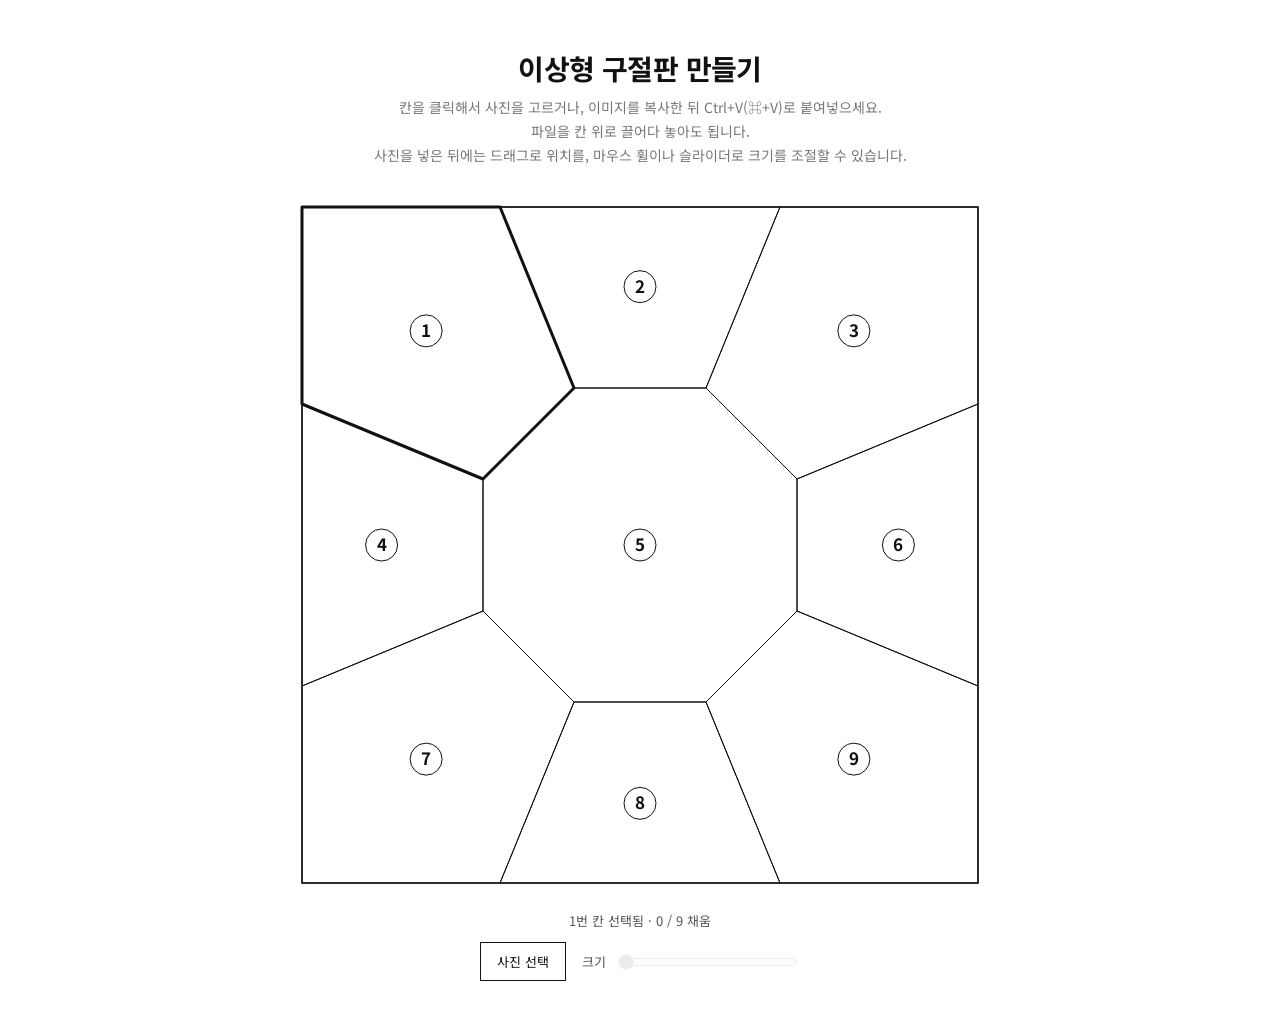
<file: gujeolpan.html>
<!DOCTYPE html>
<html lang="ko">
<head>
<meta charset="UTF-8">
<meta name="viewport" content="width=device-width, initial-scale=1">
<title>이상형 구절판 만들기</title>
<link href="https://fonts.googleapis.com/css2?family=Noto+Sans+KR:wght@300;400;700&display=swap" rel="stylesheet">
<style>
*{box-sizing:border-box}
body{margin:0;background:#fff;color:#111;font-family:'Noto Sans KR',sans-serif;min-height:100vh;display:flex;flex-direction:column;align-items:center;padding:48px 16px}
h1{font-size:28px;font-weight:700;margin:0 0 8px;letter-spacing:-0.02em;text-align:center}
.sub{color:#777;font-size:14px;margin:0 0 32px;text-align:center;line-height:1.7}
.board{width:min(92vw,676px);aspect-ratio:1;margin:8px 0 28px}
.board svg{width:100%;height:100%;display:block;overflow:visible}
.cell{cursor:pointer;touch-action:none}
.cell .bg{fill:#fff}
.cell:hover .bg{fill:#f2f2f2}
.bar{display:flex;flex-wrap:wrap;gap:12px 16px;align-items:center;justify-content:center;width:min(92vw,676px)}
.status{font-size:13px;color:#555;width:100%;text-align:center}
button{font-family:inherit;font-size:13px;background:#fff;color:#111;border:1px solid #111;padding:9px 16px;cursor:pointer}
button:hover{background:#eee}
button:focus-visible{outline:2px solid #888;outline-offset:2px}
.zoom{display:flex;align-items:center;gap:10px;font-size:13px;color:#555}
.zoom input{width:180px;accent-color:#111}
.zoom input:disabled{opacity:.35}
</style>
</head>
<body>
<h1>이상형 구절판 만들기</h1>
<p class="sub">칸을 클릭해서 사진을 고르거나, 이미지를 복사한 뒤 Ctrl+V(⌘+V)로 붙여넣으세요.<br>파일을 칸 위로 끌어다 놓아도 됩니다.<br>사진을 넣은 뒤에는 드래그로 위치를, 마우스 휠이나 슬라이더로 크기를 조절할 수 있습니다.</p>
<div class="board"><svg id="board" viewBox="0 0 676 676"></svg></div>
<div class="bar">
  <div class="status" id="status"></div>
  <button id="pick">사진 선택</button>
  <label class="zoom">크기 <input type="range" id="zoom" min="1" max="4" step="0.01" value="1" disabled></label>
</div>
<input type="file" id="file" accept="image/*" multiple hidden>
<script>
const NS = 'http://www.w3.org/2000/svg';
const SIZE = 676;
const POLYS = [
  [[0,0],[198,0],[272,181],[181,272],[0,197]],
  [[198,0],[478,0],[404,181],[272,181]],
  [[478,0],[676,0],[676,197],[495,272],[404,181]],
  [[0,197],[181,272],[181,404],[0,479]],
  [[272,181],[404,181],[495,272],[495,404],[404,495],[272,495],[181,404],[181,272]],
  [[676,197],[676,479],[495,404],[495,272]],
  [[0,479],[181,404],[272,495],[198,676],[0,676]],
  [[272,495],[404,495],[478,676],[198,676]],
  [[495,404],[676,479],[676,676],[478,676],[404,495]]
];

const svg = document.getElementById('board');
const fileInput = document.getElementById('file');
const statusEl = document.getElementById('status');
const zoomInput = document.getElementById('zoom');
const urls = Array(9).fill(null);
const st = Array(9).fill(null);
let sel = 0;
let drag = null;

function el(name, attrs, parent) {
  const e = document.createElementNS(NS, name);
  for (const k in attrs) e.setAttribute(k, attrs[k]);
  if (parent) parent.appendChild(e);
  return e;
}

const toPoints = pts => pts.map(p => p.join(',')).join(' ');
const clamp = (v, a, b) => Math.max(a, Math.min(b, v));

const cells = POLYS.map(pts => {
  const xs = pts.map(p => p[0]), ys = pts.map(p => p[1]);
  const x = Math.min(...xs), y = Math.min(...ys);
  const w = Math.max(...xs) - x, h = Math.max(...ys) - y;
  let a = 0, cx = 0, cy = 0;
  for (let k = 0; k < pts.length; k++) {
    const [x0, y0] = pts[k], [x1, y1] = pts[(k + 1) % pts.length];
    const c = x0 * y1 - x1 * y0;
    a += c; cx += (x0 + x1) * c; cy += (y0 + y1) * c;
  }
  a /= 2; cx /= 6 * a; cy /= 6 * a;
  const bx = cx + 0.6 * (pts[0][0] - cx);
  const by = cy + 0.6 * (pts[0][1] - cy);
  return { pts, x, y, w, h, cx, cy, bx, by };
});

const defs = el('defs', {}, svg);
const parts = [];

cells.forEach((c, i) => {
  const cp = el('clipPath', { id: 'clip' + i }, defs);
  el('polygon', { points: toPoints(c.pts) }, cp);

  const g = el('g', { class: 'cell' }, svg);
  el('polygon', { class: 'bg', points: toPoints(c.pts) }, g);

  const img = el('image', {
    x: c.x, y: c.y, width: c.w, height: c.h,
    preserveAspectRatio: 'none',
    'clip-path': 'url(#clip' + i + ')'
  }, g);
  img.style.display = 'none';

  const badge = el('g', { transform: 'translate(' + c.cx + ',' + c.cy + ')' }, g);
  el('circle', { r: 16, fill: '#fff', stroke: '#111', 'stroke-width': 1 }, badge);
  const t = el('text', {
    'text-anchor': 'middle', dy: '0.35em', 'font-size': 17,
    'font-weight': 700, fill: '#111', 'font-family': 'Noto Sans KR, sans-serif'
  }, badge);
  t.textContent = i + 1;

  g.addEventListener('pointerdown', e => {
    select(i);
    if (!urls[i] || !st[i]) return;
    g.setPointerCapture(e.pointerId);
    drag = { i, x: e.clientX, y: e.clientY, ox: st[i].ox, oy: st[i].oy, k: svg.getScreenCTM().a };
    g.style.cursor = 'grabbing';
  });
  g.addEventListener('pointermove', e => {
    if (!drag || drag.i !== i) return;
    st[i].ox = drag.ox + (e.clientX - drag.x) / drag.k;
    st[i].oy = drag.oy + (e.clientY - drag.y) / drag.k;
    apply(i);
  });
  const endDrag = () => {
    drag = null;
    g.style.cursor = urls[i] ? 'grab' : 'pointer';
  };
  g.addEventListener('pointerup', endDrag);
  g.addEventListener('pointercancel', endDrag);
  g.addEventListener('click', () => {
    if (!urls[i]) fileInput.click();
  });
  g.addEventListener('dragover', e => e.preventDefault());
  g.addEventListener('drop', e => {
    e.preventDefault();
    select(i);
    addFiles([...e.dataTransfer.files], i);
  });
  g.addEventListener('wheel', e => {
    if (!urls[i] || !st[i]) return;
    e.preventDefault();
    select(i);
    st[i].zoom = clamp(st[i].zoom * (e.deltaY < 0 ? 1.08 : 1 / 1.08), 1, 4);
    apply(i);
    zoomInput.value = st[i].zoom;
  }, { passive: false });

  parts.push({ g, img, badge });
});

cells.forEach(c => {
  el('polygon', {
    points: toPoints(c.pts), fill: 'none', stroke: '#111', 'stroke-width': 1,
    'stroke-linejoin': 'round', 'vector-effect': 'non-scaling-stroke', 'pointer-events': 'none'
  }, svg);
});

el('rect', {
  x: 0, y: 0, width: SIZE, height: SIZE, fill: 'none', stroke: '#111',
  'stroke-width': 1.5, 'vector-effect': 'non-scaling-stroke', 'pointer-events': 'none'
}, svg);

const selPoly = el('polygon', {
  fill: 'none', stroke: '#111', 'stroke-width': 3, 'stroke-linejoin': 'round',
  'vector-effect': 'non-scaling-stroke', 'pointer-events': 'none'
}, svg);

function updateStatus() {
  const n = urls.filter(Boolean).length;
  statusEl.textContent = (sel + 1) + '번 칸 선택됨 · ' + n + ' / 9 채움';
}

function syncZoom() {
  const ready = !!(urls[sel] && st[sel]);
  zoomInput.disabled = !ready;
  zoomInput.value = ready ? st[sel].zoom : 1;
}

function select(i) {
  sel = i;
  selPoly.setAttribute('points', toPoints(cells[i].pts));
  updateStatus();
  syncZoom();
}

function apply(i) {
  const c = cells[i], s = st[i], img = parts[i].img;
  const base = Math.max(c.w / s.nw, c.h / s.nh) * s.zoom;
  const w = s.nw * base, h = s.nh * base;
  const mx = (w - c.w) / 2, my = (h - c.h) / 2;
  s.ox = clamp(s.ox, -mx, mx);
  s.oy = clamp(s.oy, -my, my);
  img.setAttribute('x', c.x + c.w / 2 + s.ox - w / 2);
  img.setAttribute('y', c.y + c.h / 2 + s.oy - h / 2);
  img.setAttribute('width', w);
  img.setAttribute('height', h);
}

function setImage(i, url) {
  if (urls[i]) URL.revokeObjectURL(urls[i]);
  urls[i] = url;
  st[i] = null;
  const p = parts[i], c = cells[i];
  p.badge.setAttribute('transform', 'translate(' + c.bx + ',' + c.by + ')');
  p.g.style.cursor = 'grab';
  const im = new Image();
  im.onload = () => {
    if (urls[i] !== url) return;
    st[i] = { nw: im.naturalWidth, nh: im.naturalHeight, zoom: 1, ox: 0, oy: 0 };
    p.img.setAttribute('href', url);
    p.img.style.display = '';
    apply(i);
    syncZoom();
  };
  im.src = url;
  updateStatus();
}

function nextEmpty(from) {
  for (let k = 1; k <= 9; k++) {
    const j = (from + k) % 9;
    if (!urls[j]) return j;
  }
  return -1;
}

function addFiles(files, start) {
  const imgs = files.filter(f => f && f.type.startsWith('image/'));
  if (!imgs.length) return;
  let cur = start;
  imgs.forEach((f, k) => {
    if (k > 0) {
      const n = nextEmpty(cur);
      if (n < 0) return;
      cur = n;
    }
    setImage(cur, URL.createObjectURL(f));
  });
  const n = nextEmpty(cur);
  select(n >= 0 ? n : cur);
}

fileInput.addEventListener('change', () => {
  addFiles([...fileInput.files], sel);
  fileInput.value = '';
});

document.addEventListener('paste', e => {
  const items = [...(e.clipboardData ? e.clipboardData.items : [])];
  const files = items.filter(it => it.type.startsWith('image/')).map(it => it.getAsFile());
  if (!files.length) return;
  e.preventDefault();
  addFiles(files, sel);
});

window.addEventListener('dragover', e => e.preventDefault());
window.addEventListener('drop', e => e.preventDefault());

zoomInput.addEventListener('input', () => {
  if (!st[sel]) return;
  st[sel].zoom = parseFloat(zoomInput.value);
  apply(sel);
});

document.getElementById('pick').addEventListener('click', () => fileInput.click());

select(0);
</script>
</body>
</html>
</file>
